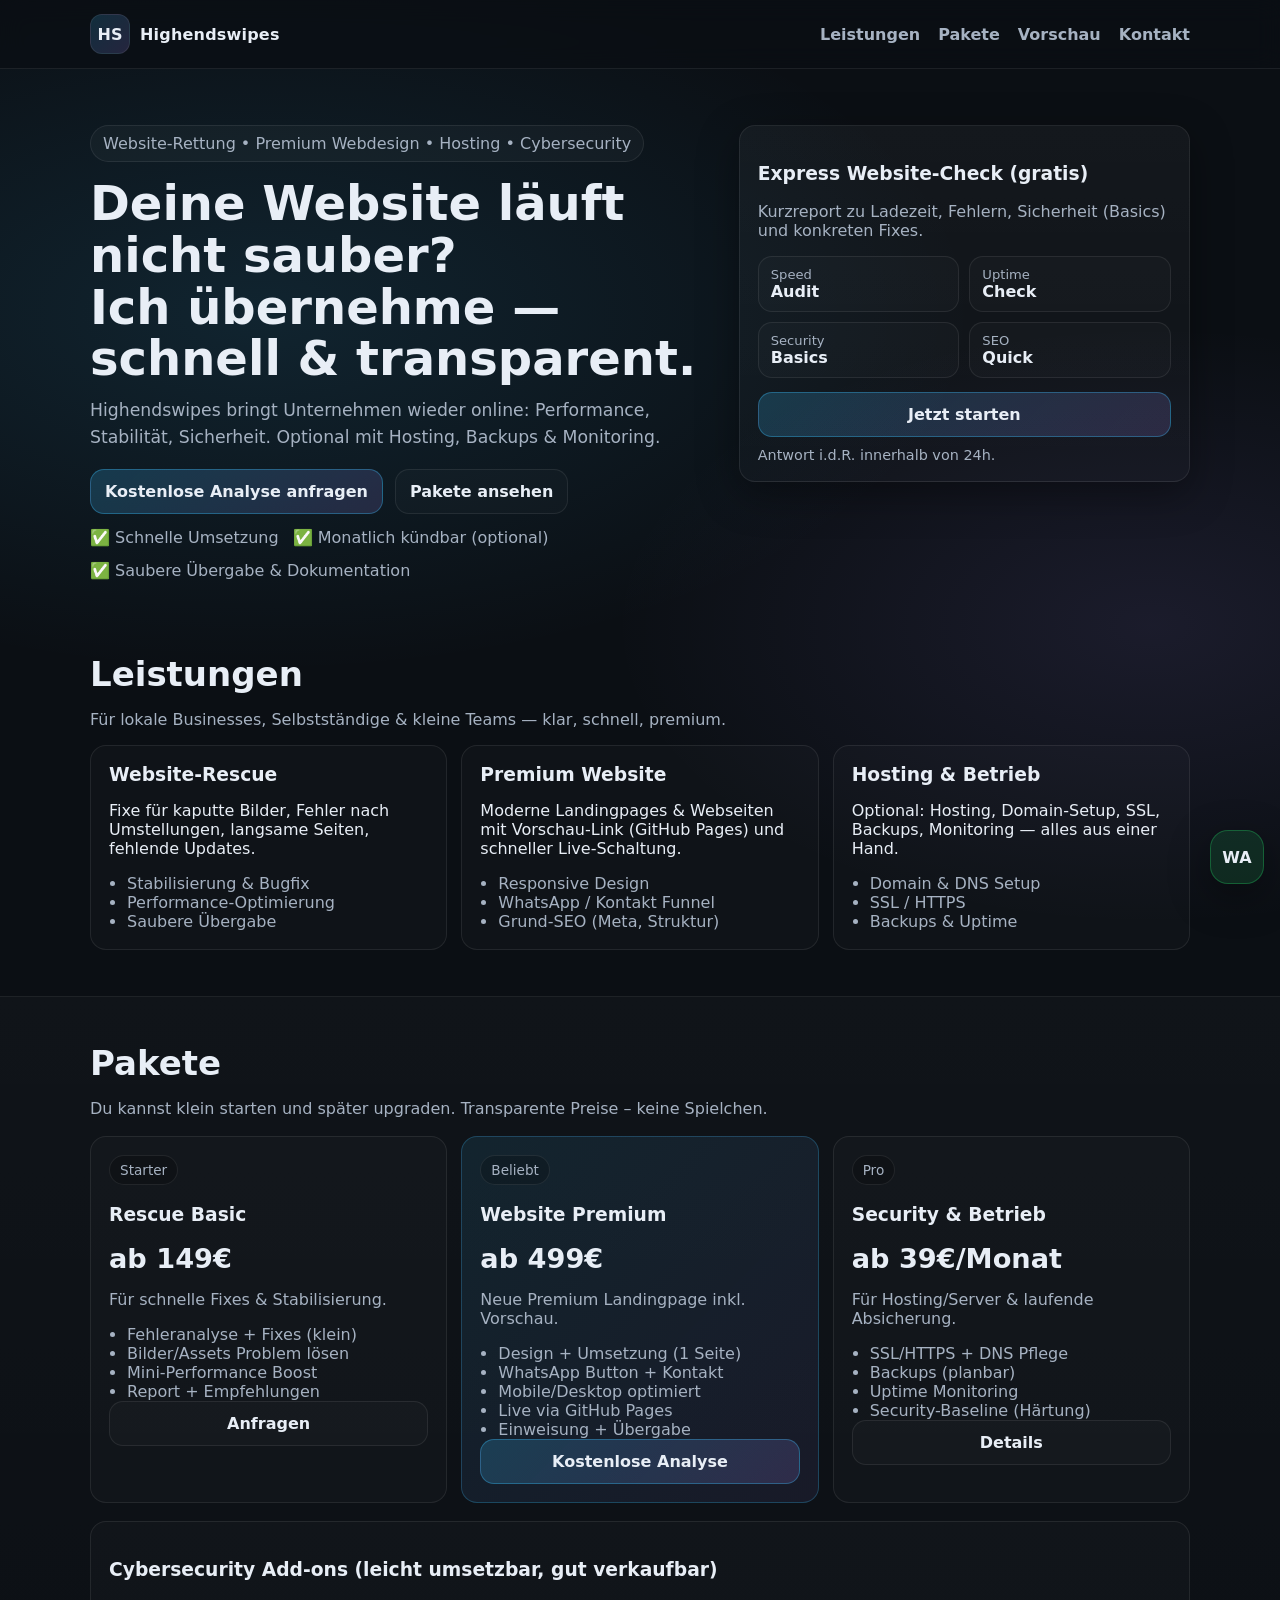
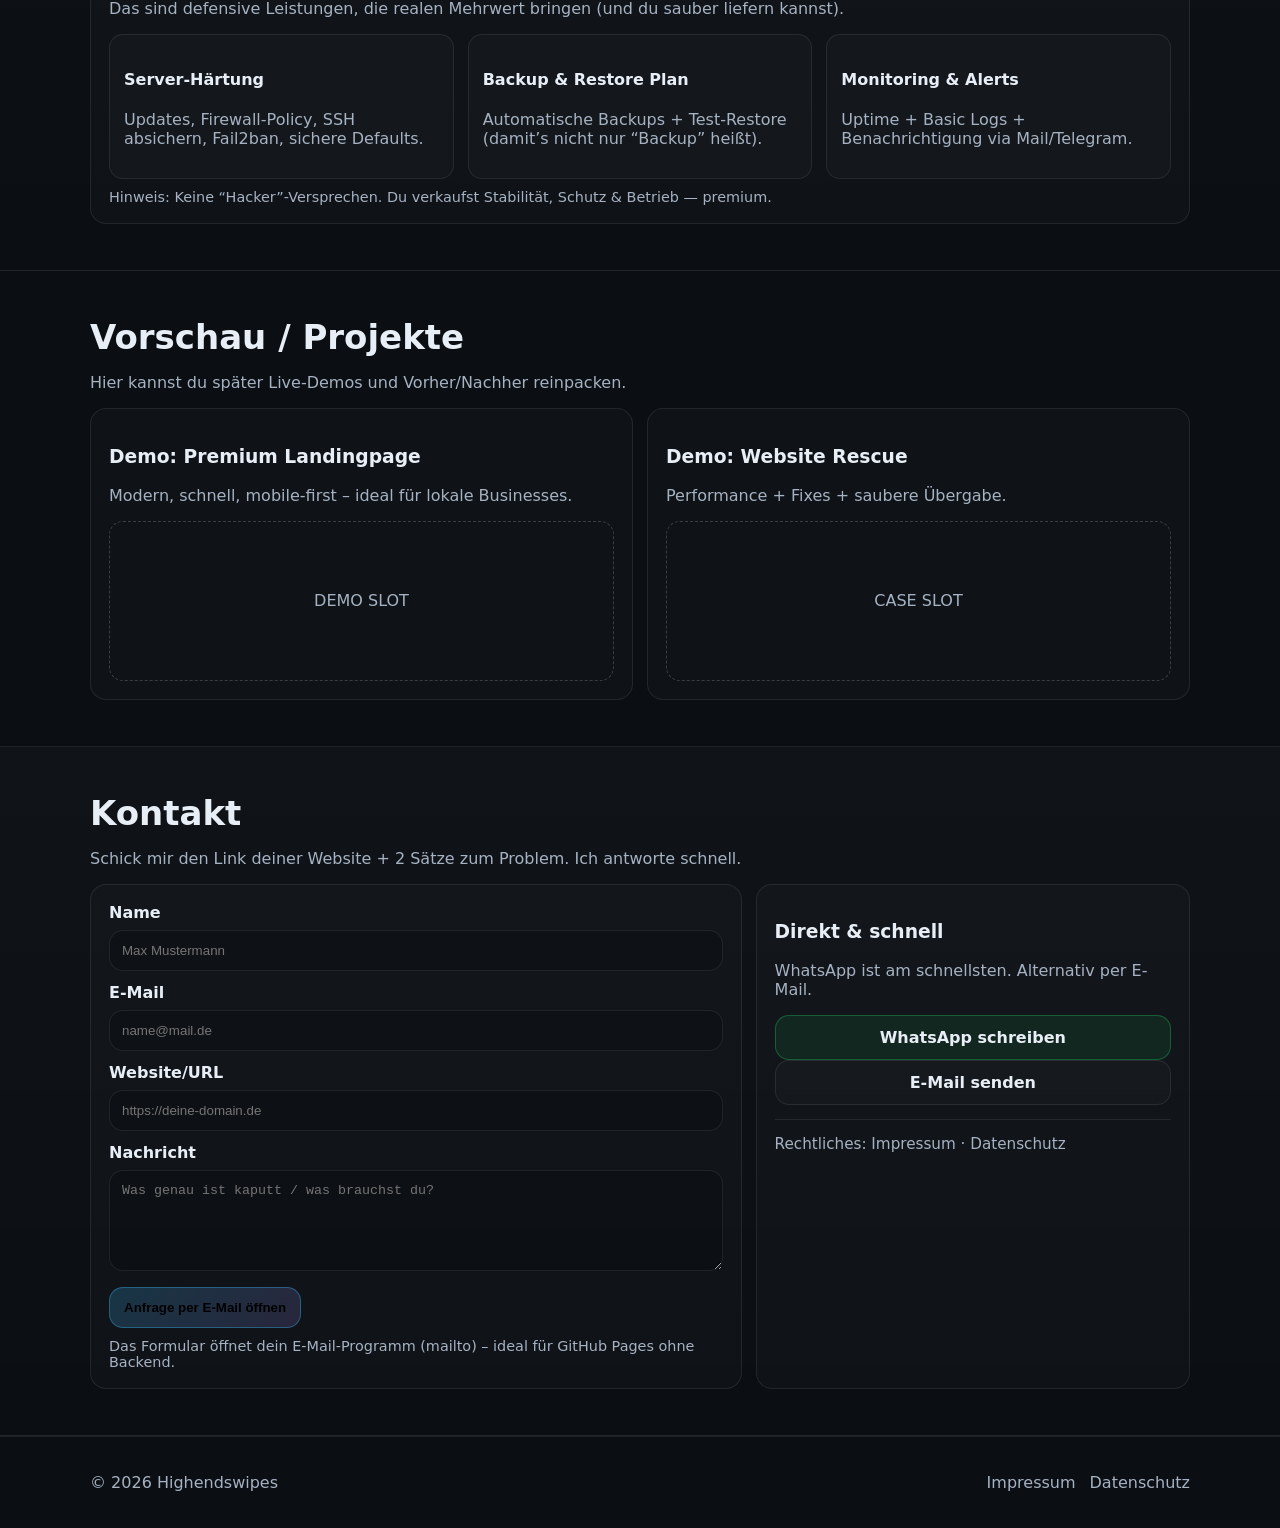
<file: index.html>
<!doctype html>
<html lang="de">
<head>
  <meta charset="utf-8" />
  <meta name="viewport" content="width=device-width, initial-scale=1" />
  <title>Highendswipes – Websites, Hosting & Cybersecurity</title>
  <meta name="description" content="Highendswipes: Premium Websites, Website-Rescue, Hosting & Cybersecurity-Pakete (Härtung, Monitoring, Backups)." />
  <link rel="stylesheet" href="assets/css/style.css" />
</head>

<body>
  <header class="site-header">
    <div class="container header-inner">
      <a class="brand" href="#top" aria-label="Highendswipes Home">
        <span class="brand-mark">HS</span>
        <span class="brand-name">Highendswipes</span>
      </a>

      <button class="nav-toggle" aria-label="Menü öffnen" aria-expanded="false">
        <span></span><span></span><span></span>
      </button>

      <nav class="nav" aria-label="Hauptnavigation">
        <a href="#leistungen">Leistungen</a>
        <a href="#pakete">Pakete</a>
        <a href="#referenzen">Vorschau</a>
        <a href="#kontakt">Kontakt</a>
      </nav>
    </div>
  </header>

  <main id="top">
    <section class="hero">
      <div class="container hero-inner">
        <div class="hero-copy">
          <p class="kicker">Website-Rettung • Premium Webdesign • Hosting • Cybersecurity</p>
          <h1>Deine Website läuft nicht sauber?<br>Ich übernehme — schnell & transparent.</h1>
          <p class="lead">
            Highendswipes bringt Unternehmen wieder online: Performance, Stabilität, Sicherheit.
            Optional mit Hosting, Backups & Monitoring.
          </p>

          <div class="cta-row">
            <a class="btn primary" href="#kontakt">Kostenlose Analyse anfragen</a>
            <a class="btn ghost" href="#pakete">Pakete ansehen</a>
          </div>

          <ul class="trust">
            <li>✅ Schnelle Umsetzung</li>
            <li>✅ Monatlich kündbar (optional)</li>
            <li>✅ Saubere Übergabe & Dokumentation</li>
          </ul>
        </div>

        <div class="hero-card">
          <div class="card">
            <h3>Express Website-Check (gratis)</h3>
            <p class="muted">
              Kurzreport zu Ladezeit, Fehlern, Sicherheit (Basics) und konkreten Fixes.
            </p>
            <div class="mini-grid">
              <div class="mini">
                <span class="mini-title">Speed</span>
                <span class="mini-value">Audit</span>
              </div>
              <div class="mini">
                <span class="mini-title">Uptime</span>
                <span class="mini-value">Check</span>
              </div>
              <div class="mini">
                <span class="mini-title">Security</span>
                <span class="mini-value">Basics</span>
              </div>
              <div class="mini">
                <span class="mini-title">SEO</span>
                <span class="mini-value">Quick</span>
              </div>
            </div>

            <a class="btn primary full" href="#kontakt">Jetzt starten</a>
            <p class="fineprint">Antwort i.d.R. innerhalb von 24h.</p>
          </div>
        </div>
      </div>
    </section>

    <section id="leistungen" class="section">
      <div class="container">
        <h2>Leistungen</h2>
        <p class="muted">Für lokale Businesses, Selbstständige & kleine Teams — klar, schnell, premium.</p>

        <div class="grid3">
          <article class="feature">
            <h3>Website-Rescue</h3>
            <p>Fixe für kaputte Bilder, Fehler nach Umstellungen, langsame Seiten, fehlende Updates.</p>
            <ul>
              <li>Stabilisierung & Bugfix</li>
              <li>Performance-Optimierung</li>
              <li>Saubere Übergabe</li>
            </ul>
          </article>

          <article class="feature">
            <h3>Premium Website</h3>
            <p>Moderne Landingpages & Webseiten mit Vorschau-Link (GitHub Pages) und schneller Live-Schaltung.</p>
            <ul>
              <li>Responsive Design</li>
              <li>WhatsApp / Kontakt Funnel</li>
              <li>Grund-SEO (Meta, Struktur)</li>
            </ul>
          </article>

          <article class="feature">
            <h3>Hosting & Betrieb</h3>
            <p>Optional: Hosting, Domain-Setup, SSL, Backups, Monitoring — alles aus einer Hand.</p>
            <ul>
              <li>Domain & DNS Setup</li>
              <li>SSL / HTTPS</li>
              <li>Backups & Uptime</li>
            </ul>
          </article>
        </div>
      </div>
    </section>

    <section id="pakete" class="section alt">
      <div class="container">
        <h2>Pakete</h2>
        <p class="muted">Du kannst klein starten und später upgraden. Transparente Preise – keine Spielchen.</p>

        <div class="pricing">
          <div class="price-card">
            <div class="badge">Starter</div>
            <h3>Rescue Basic</h3>
            <p class="price">ab 149€</p>
            <p class="muted">Für schnelle Fixes & Stabilisierung.</p>
            <ul>
              <li>Fehleranalyse + Fixes (klein)</li>
              <li>Bilder/Assets Problem lösen</li>
              <li>Mini-Performance Boost</li>
              <li>Report + Empfehlungen</li>
            </ul>
            <a class="btn ghost full" href="#kontakt">Anfragen</a>
          </div>

          <div class="price-card highlight">
            <div class="badge">Beliebt</div>
            <h3>Website Premium</h3>
            <p class="price">ab 499€</p>
            <p class="muted">Neue Premium Landingpage inkl. Vorschau.</p>
            <ul>
              <li>Design + Umsetzung (1 Seite)</li>
              <li>WhatsApp Button + Kontakt</li>
              <li>Mobile/Desktop optimiert</li>
              <li>Live via GitHub Pages</li>
              <li>Einweisung + Übergabe</li>
            </ul>
            <a class="btn primary full" href="#kontakt">Kostenlose Analyse</a>
          </div>

          <div class="price-card">
            <div class="badge">Pro</div>
            <h3>Security & Betrieb</h3>
            <p class="price">ab 39€/Monat</p>
            <p class="muted">Für Hosting/Server & laufende Absicherung.</p>
            <ul>
              <li>SSL/HTTPS + DNS Pflege</li>
              <li>Backups (planbar)</li>
              <li>Uptime Monitoring</li>
              <li>Security-Baseline (Härtung)</li>
            </ul>
            <a class="btn ghost full" href="#kontakt">Details</a>
          </div>
        </div>

        <div class="note">
          <h3>Cybersecurity Add-ons (leicht umsetzbar, gut verkaufbar)</h3>
          <p class="muted">Das sind defensive Leistungen, die realen Mehrwert bringen (und du sauber liefern kannst).</p>
          <div class="grid3">
            <div class="mini-card">
              <h4>Server-Härtung</h4>
              <p class="muted">Updates, Firewall-Policy, SSH absichern, Fail2ban, sichere Defaults.</p>
            </div>
            <div class="mini-card">
              <h4>Backup & Restore Plan</h4>
              <p class="muted">Automatische Backups + Test-Restore (damit’s nicht nur “Backup” heißt).</p>
            </div>
            <div class="mini-card">
              <h4>Monitoring & Alerts</h4>
              <p class="muted">Uptime + Basic Logs + Benachrichtigung via Mail/Telegram.</p>
            </div>
          </div>
          <p class="fineprint">
            Hinweis: Keine “Hacker”-Versprechen. Du verkaufst Stabilität, Schutz & Betrieb — premium.
          </p>
        </div>

      </div>
    </section>

    <section id="referenzen" class="section">
      <div class="container">
        <h2>Vorschau / Projekte</h2>
        <p class="muted">Hier kannst du später Live-Demos und Vorher/Nachher reinpacken.</p>

        <div class="grid2">
          <div class="mock">
            <h3>Demo: Premium Landingpage</h3>
            <p class="muted">Modern, schnell, mobile-first – ideal für lokale Businesses.</p>
            <div class="mock-box">DEMO SLOT</div>
          </div>
          <div class="mock">
            <h3>Demo: Website Rescue</h3>
            <p class="muted">Performance + Fixes + saubere Übergabe.</p>
            <div class="mock-box">CASE SLOT</div>
          </div>
        </div>
      </div>
    </section>

    <section id="kontakt" class="section alt">
      <div class="container">
        <h2>Kontakt</h2>
        <p class="muted">Schick mir den Link deiner Website + 2 Sätze zum Problem. Ich antworte schnell.</p>

        <div class="contact-grid">
          <form class="form" id="contactForm">
            <label>
              Name
              <input type="text" name="name" placeholder="Max Mustermann" required />
            </label>
            <label>
              E-Mail
              <input type="email" name="email" placeholder="name@mail.de" required />
            </label>
            <label>
              Website/URL
              <input type="url" name="url" placeholder="https://deine-domain.de" />
            </label>
            <label>
              Nachricht
              <textarea name="message" rows="5" placeholder="Was genau ist kaputt / was brauchst du?" required></textarea>
            </label>

            <button class="btn primary" type="submit">Anfrage per E-Mail öffnen</button>
            <p class="fineprint">
              Das Formular öffnet dein E-Mail-Programm (mailto) – ideal für GitHub Pages ohne Backend.
            </p>
          </form>

          <div class="contact-card">
            <h3>Direkt & schnell</h3>
            <p class="muted">WhatsApp ist am schnellsten. Alternativ per E-Mail.</p>

            <a class="btn wa full" id="waBtn" href="#" rel="noopener">WhatsApp schreiben</a>
            <a class="btn ghost full" href="mailto:deine-mail@domain.de?subject=Anfrage%20Highendswipes">E-Mail senden</a>

            <div class="divider"></div>

            <p class="muted small">
              Rechtliches:
              <a href="impressum.html">Impressum</a> ·
              <a href="datenschutz.html">Datenschutz</a>
            </p>
          </div>
        </div>

      </div>
    </section>
  </main>

  <!-- Floating WhatsApp button -->
  <a class="wa-float" id="waFloat" href="#" aria-label="WhatsApp" rel="noopener">WA</a>

  <footer class="footer">
    <div class="container footer-inner">
      <p>© <span id="year"></span> Highendswipes</p>
      <nav class="footer-nav">
        <a href="impressum.html">Impressum</a>
        <a href="datenschutz.html">Datenschutz</a>
      </nav>
    </div>
  </footer>

  <script src="assets/js/main.js"></script>
</body>
</html>
</file>
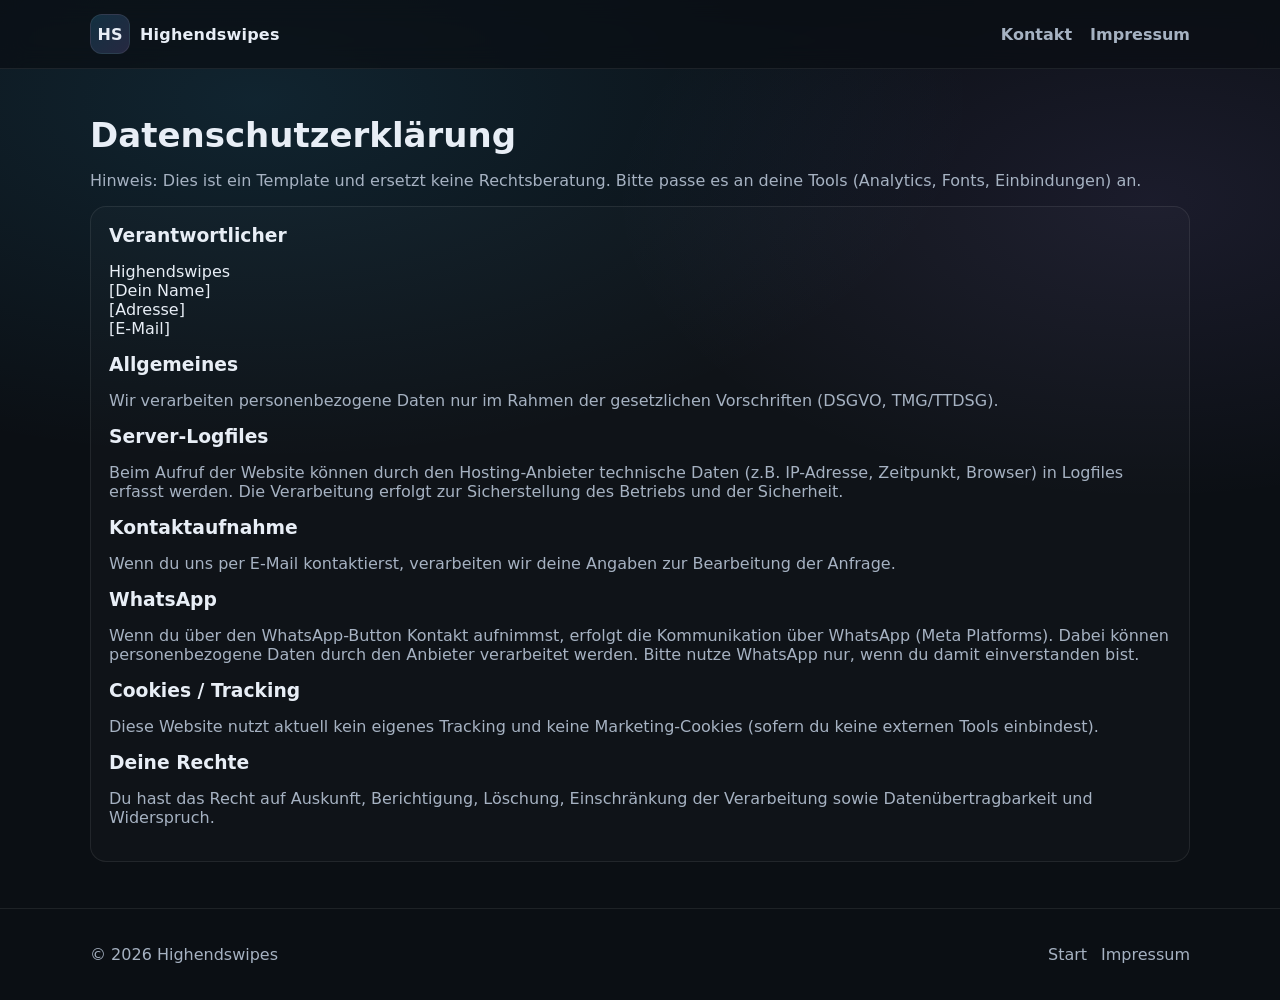
<file: datenschutz.html>
<!doctype html>
<html lang="de">
<head>
  <meta charset="utf-8" />
  <meta name="viewport" content="width=device-width, initial-scale=1" />
  <title>Datenschutz – Highendswipes</title>
  <link rel="stylesheet" href="assets/css/style.css" />
</head>
<body>
  <header class="site-header">
    <div class="container header-inner">
      <a class="brand" href="index.html">
        <span class="brand-mark">HS</span>
        <span class="brand-name">Highendswipes</span>
      </a>
      <nav class="nav" aria-label="Navigation">
        <a href="index.html#kontakt">Kontakt</a>
        <a href="impressum.html">Impressum</a>
      </nav>
    </div>
  </header>

  <main class="section">
    <div class="container">
      <h2>Datenschutzerklärung</h2>
      <p class="muted">
        Hinweis: Dies ist ein Template und ersetzt keine Rechtsberatung. Bitte passe es an deine Tools (Analytics, Fonts, Einbindungen) an.
      </p>

      <div class="feature">
        <h3>Verantwortlicher</h3>
        <p>
          Highendswipes<br>
          [Dein Name]<br>
          [Adresse]<br>
          [E-Mail]
        </p>

        <h3>Allgemeines</h3>
        <p class="muted">
          Wir verarbeiten personenbezogene Daten nur im Rahmen der gesetzlichen Vorschriften (DSGVO, TMG/TTDSG).
        </p>

        <h3>Server-Logfiles</h3>
        <p class="muted">
          Beim Aufruf der Website können durch den Hosting-Anbieter technische Daten (z.B. IP-Adresse, Zeitpunkt, Browser) in Logfiles erfasst werden.
          Die Verarbeitung erfolgt zur Sicherstellung des Betriebs und der Sicherheit.
        </p>

        <h3>Kontaktaufnahme</h3>
        <p class="muted">
          Wenn du uns per E-Mail kontaktierst, verarbeiten wir deine Angaben zur Bearbeitung der Anfrage.
        </p>

        <h3>WhatsApp</h3>
        <p class="muted">
          Wenn du über den WhatsApp-Button Kontakt aufnimmst, erfolgt die Kommunikation über WhatsApp (Meta Platforms).
          Dabei können personenbezogene Daten durch den Anbieter verarbeitet werden. Bitte nutze WhatsApp nur, wenn du damit einverstanden bist.
        </p>

        <h3>Cookies / Tracking</h3>
        <p class="muted">
          Diese Website nutzt aktuell kein eigenes Tracking und keine Marketing-Cookies (sofern du keine externen Tools einbindest).
        </p>

        <h3>Deine Rechte</h3>
        <p class="muted">
          Du hast das Recht auf Auskunft, Berichtigung, Löschung, Einschränkung der Verarbeitung sowie Datenübertragbarkeit und Widerspruch.
        </p>
      </div>
    </div>
  </main>

  <footer class="footer">
    <div class="container footer-inner">
      <p>© <span id="year"></span> Highendswipes</p>
      <nav class="footer-nav">
        <a href="index.html">Start</a>
        <a href="impressum.html">Impressum</a>
      </nav>
    </div>
  </footer>

  <script>
    document.getElementById('year').textContent = new Date().getFullYear();
  </script>
</body>
</html>
</file>
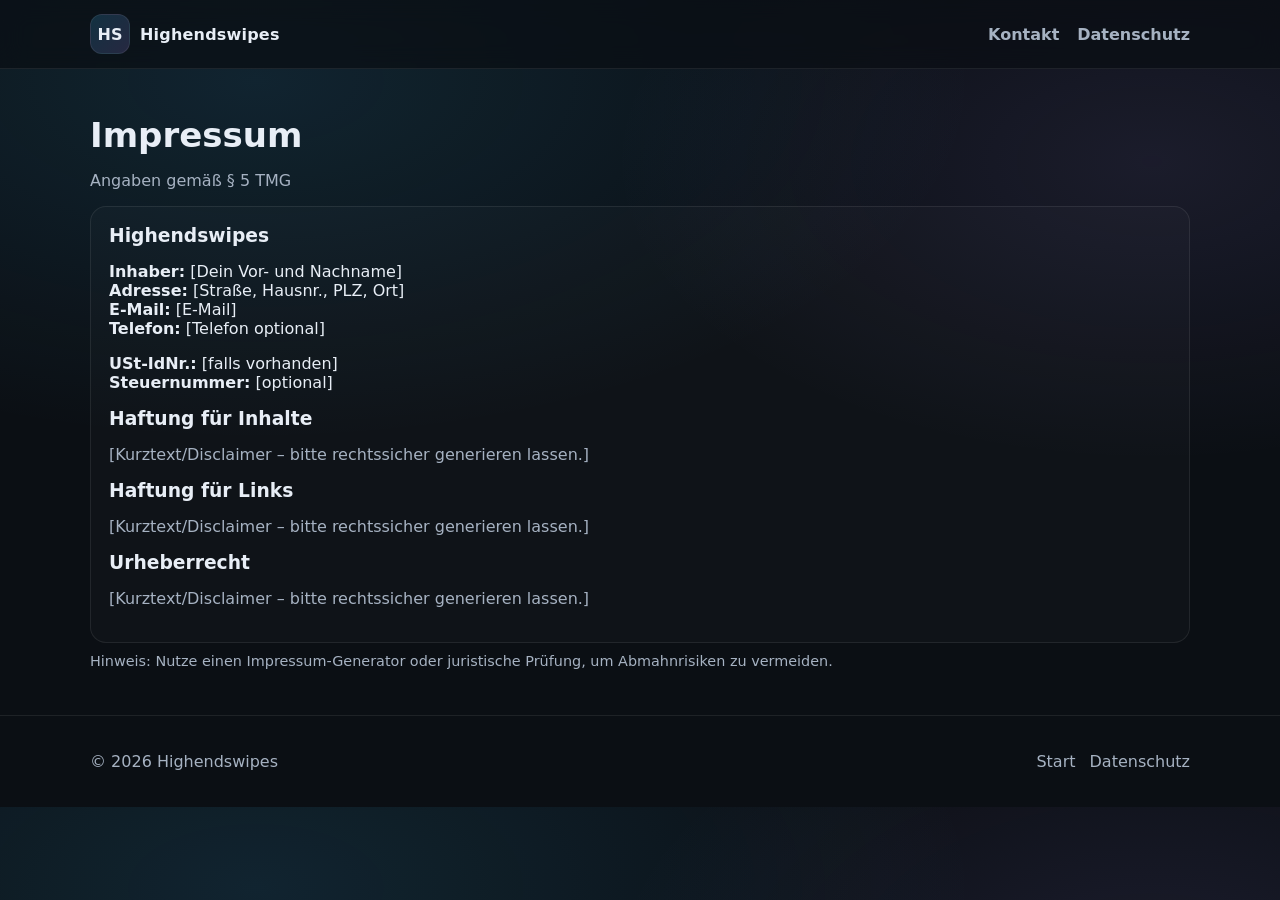
<file: impressum.html>
<!doctype html>
<html lang="de">
<head>
  <meta charset="utf-8" />
  <meta name="viewport" content="width=device-width, initial-scale=1" />
  <title>Impressum – Highendswipes</title>
  <link rel="stylesheet" href="assets/css/style.css" />
</head>
<body>
  <header class="site-header">
    <div class="container header-inner">
      <a class="brand" href="index.html">
        <span class="brand-mark">HS</span>
        <span class="brand-name">Highendswipes</span>
      </a>
      <nav class="nav" aria-label="Navigation">
        <a href="index.html#kontakt">Kontakt</a>
        <a href="datenschutz.html">Datenschutz</a>
      </nav>
    </div>
  </header>

  <main class="section">
    <div class="container">
      <h2>Impressum</h2>
      <p class="muted">Angaben gemäß § 5 TMG</p>

      <div class="feature">
        <h3>Highendswipes</h3>
        <p>
          <strong>Inhaber:</strong> [Dein Vor- und Nachname]<br>
          <strong>Adresse:</strong> [Straße, Hausnr., PLZ, Ort]<br>
          <strong>E-Mail:</strong> [E-Mail]<br>
          <strong>Telefon:</strong> [Telefon optional]
        </p>

        <p>
          <strong>USt-IdNr.:</strong> [falls vorhanden]<br>
          <strong>Steuernummer:</strong> [optional]
        </p>

        <h3>Haftung für Inhalte</h3>
        <p class="muted">
          [Kurztext/Disclaimer – bitte rechtssicher generieren lassen.]
        </p>

        <h3>Haftung für Links</h3>
        <p class="muted">
          [Kurztext/Disclaimer – bitte rechtssicher generieren lassen.]
        </p>

        <h3>Urheberrecht</h3>
        <p class="muted">
          [Kurztext/Disclaimer – bitte rechtssicher generieren lassen.]
        </p>
      </div>

      <p class="fineprint">
        Hinweis: Nutze einen Impressum-Generator oder juristische Prüfung, um Abmahnrisiken zu vermeiden.
      </p>
    </div>
  </main>

  <footer class="footer">
    <div class="container footer-inner">
      <p>© <span id="year"></span> Highendswipes</p>
      <nav class="footer-nav">
        <a href="index.html">Start</a>
        <a href="datenschutz.html">Datenschutz</a>
      </nav>
    </div>
  </footer>

  <script>
    document.getElementById('year').textContent = new Date().getFullYear();
  </script>
</body>
</html>
</file>
<file: assets/css/style.css>
:root{
  --bg:#0b0f14;
  --card:#0f1620;
  --alt:#0d131b;
  --text:#e8eef6;
  --muted:#a6b2c2;
  --line:rgba(255,255,255,.08);
  --accent:#38bdf8;
  --accent2:#a78bfa;
  --good:#22c55e;

  --radius:16px;
  --shadow: 0 12px 40px rgba(0,0,0,.35);
}

*{ box-sizing:border-box; }
html{ scroll-behavior:smooth; }
body{
  margin:0;
  font-family: ui-sans-serif, system-ui, -apple-system, Segoe UI, Roboto, Helvetica, Arial;
  background: radial-gradient(1200px 600px at 20% 10%, rgba(56,189,248,.12), transparent 60%),
              radial-gradient(900px 500px at 90% 20%, rgba(167,139,250,.10), transparent 60%),
              var(--bg);
  color:var(--text);
}

a{ color:inherit; text-decoration:none; }
.container{ width:min(1100px, 92vw); margin:0 auto; }

/* Header */
.site-header{
  position:sticky; top:0; z-index:50;
  background: rgba(11,15,20,.72);
  backdrop-filter: blur(12px);
  border-bottom:1px solid var(--line);
}
.header-inner{
  display:flex; align-items:center; justify-content:space-between;
  padding:14px 0;
}
.brand{ display:flex; align-items:center; gap:10px; }
.brand-mark{
  display:inline-grid; place-items:center;
  width:40px; height:40px;
  border-radius:12px;
  background: linear-gradient(135deg, rgba(56,189,248,.18), rgba(167,139,250,.18));
  border:1px solid var(--line);
  font-weight:800;
}
.brand-name{ font-weight:750; letter-spacing:.2px; }

.nav{ display:flex; gap:18px; align-items:center; }
.nav a{ color:var(--muted); font-weight:600; }
.nav a:hover{ color:var(--text); }

.nav-toggle{
  display:none;
  background:transparent; border:0; padding:10px; border-radius:12px;
}
.nav-toggle span{
  display:block; width:24px; height:2px; background:var(--text);
  margin:5px 0; border-radius:2px;
}

/* Hero */
.hero{ padding:56px 0 28px; }
.hero-inner{ display:grid; gap:22px; align-items:start; }
.kicker{
  color:var(--muted);
  border:1px solid var(--line);
  display:inline-block;
  padding:8px 12px;
  border-radius:999px;
  background: rgba(255,255,255,.03);
  margin:0 0 16px;
}
h1{ font-size: clamp(30px, 4vw, 48px); line-height:1.08; margin:0 0 12px; }
.lead{ color:var(--muted); font-size:1.08rem; line-height:1.55; margin:0 0 18px; }

.cta-row{ display:flex; gap:12px; flex-wrap:wrap; margin: 0 0 14px; }
.trust{ list-style:none; padding:0; margin:0; display:flex; gap:14px; flex-wrap:wrap; color:var(--muted); }
.trust li{ display:flex; align-items:center; gap:8px; }

.hero-card .card{
  background: linear-gradient(180deg, rgba(255,255,255,.04), rgba(255,255,255,.02));
  border:1px solid var(--line);
  border-radius: var(--radius);
  padding:18px;
  box-shadow: var(--shadow);
}
.muted{ color:var(--muted); }
.fineprint{ color:var(--muted); font-size:.9rem; margin:10px 0 0; }
.mini-grid{
  display:grid;
  grid-template-columns: 1fr 1fr;
  gap:10px;
  margin:14px 0;
}
.mini{
  border:1px solid var(--line);
  border-radius: 14px;
  padding:10px 12px;
  background: rgba(255,255,255,.02);
}
.mini-title{ display:block; color:var(--muted); font-size:.82rem; }
.mini-value{ display:block; font-weight:750; }

/* Sections */
.section{ padding:46px 0; }
.section.alt{
  background: linear-gradient(180deg, rgba(255,255,255,.02), rgba(255,255,255,.00));
  border-top:1px solid var(--line);
  border-bottom:1px solid var(--line);
}
h2{ font-size: clamp(24px, 3vw, 34px); margin:0 0 8px; }
.grid3{
  display:grid;
  grid-template-columns: 1fr;
  gap:14px;
  margin-top:16px;
}
.grid2{
  display:grid;
  grid-template-columns: 1fr;
  gap:14px;
  margin-top:16px;
}
.feature{
  background: rgba(255,255,255,.02);
  border:1px solid var(--line);
  border-radius: var(--radius);
  padding:18px;
}
.feature ul{ margin:10px 0 0; padding-left:18px; color:var(--muted); }
.feature h3{ margin:0 0 8px; }

/* Pricing */
.pricing{
  display:grid;
  grid-template-columns: 1fr;
  gap:14px;
  margin-top:18px;
}
.price-card{
  background: rgba(255,255,255,.02);
  border:1px solid var(--line);
  border-radius: var(--radius);
  padding:18px;
  position:relative;
}
.price-card.highlight{
  background: linear-gradient(135deg, rgba(56,189,248,.10), rgba(167,139,250,.08));
  border-color: rgba(56,189,248,.25);
}
.badge{
  display:inline-block;
  padding:6px 10px;
  border-radius:999px;
  border:1px solid var(--line);
  background: rgba(0,0,0,.18);
  color:var(--muted);
  font-size:.85rem;
}
.price{ font-size:1.7rem; font-weight:850; margin:10px 0; }
.price-card ul{ margin:10px 0 0; padding-left:18px; color:var(--muted); }

.note{
  margin-top:18px;
  border:1px solid var(--line);
  border-radius: var(--radius);
  padding:18px;
  background: rgba(255,255,255,.02);
}
.mini-card{
  border:1px solid var(--line);
  border-radius: 14px;
  padding:14px;
  background: rgba(255,255,255,.02);
}
.small{ font-size:.95rem; }

/* Buttons */
.btn{
  display:inline-flex; align-items:center; justify-content:center;
  gap:10px;
  padding:12px 14px;
  border-radius: 14px;
  border:1px solid var(--line);
  font-weight:750;
  cursor:pointer;
  background: rgba(255,255,255,.02);
}
.btn:hover{ transform: translateY(-1px); }
.btn.primary{
  border-color: rgba(56,189,248,.35);
  background: linear-gradient(135deg, rgba(56,189,248,.20), rgba(167,139,250,.16));
}
.btn.ghost{ color:var(--text); }
.btn.full{ width:100%; }

.btn.wa{
  border-color: rgba(34,197,94,.35);
  background: rgba(34,197,94,.10);
}

/* Mocks */
.mock{
  border:1px solid var(--line);
  border-radius: var(--radius);
  padding:18px;
  background: rgba(255,255,255,.02);
}
.mock-box{
  margin-top:12px;
  height:160px;
  border-radius: 14px;
  border:1px dashed rgba(255,255,255,.18);
  display:grid;
  place-items:center;
  color:var(--muted);
}

/* Contact */
.contact-grid{
  display:grid;
  grid-template-columns: 1fr;
  gap:14px;
  margin-top:16px;
}
.form{
  border:1px solid var(--line);
  border-radius: var(--radius);
  padding:18px;
  background: rgba(255,255,255,.02);
}
label{ display:block; font-weight:650; margin-bottom:12px; }
input, textarea{
  width:100%;
  margin-top:8px;
  padding:12px 12px;
  border-radius: 14px;
  border:1px solid var(--line);
  background: rgba(0,0,0,.22);
  color: var(--text);
  outline:none;
}
input:focus, textarea:focus{ border-color: rgba(56,189,248,.45); }

.contact-card{
  border:1px solid var(--line);
  border-radius: var(--radius);
  padding:18px;
  background: rgba(255,255,255,.02);
}
.divider{ height:1px; background: var(--line); margin:14px 0; }

/* WhatsApp floating */
.wa-float{
  position: fixed;
  right: 16px;
  bottom: 16px;
  width: 54px;
  height: 54px;
  border-radius: 18px;
  display:grid;
  place-items:center;
  font-weight:900;
  border:1px solid rgba(34,197,94,.35);
  background: rgba(34,197,94,.14);
  box-shadow: var(--shadow);
}

/* Footer */
.footer{
  border-top:1px solid var(--line);
  padding:20px 0;
  color:var(--muted);
}
.footer-inner{ display:flex; justify-content:space-between; align-items:center; gap:12px; flex-wrap:wrap; }
.footer-nav{ display:flex; gap:14px; }

/* Desktop */
@media (min-width: 900px){
  .hero-inner{ grid-template-columns: 1.25fr .9fr; }
  .grid3{ grid-template-columns: repeat(3, 1fr); }
  .grid2{ grid-template-columns: repeat(2, 1fr); }
  .pricing{ grid-template-columns: repeat(3, 1fr); }
  .contact-grid{ grid-template-columns: 1.2fr .8fr; }
}

/* Mobile nav */
@media (max-width: 820px){
  .nav-toggle{ display:block; }
  .nav{
    position:absolute;
    left:0; right:0; top:64px;
    display:none;
    flex-direction:column;
    padding:12px 4vw 14px;
    background: rgba(11,15,20,.92);
    border-bottom:1px solid var(--line);
  }
  .nav a{ padding:10px 0; }
  .nav.open{ display:flex; }
}
</file>
